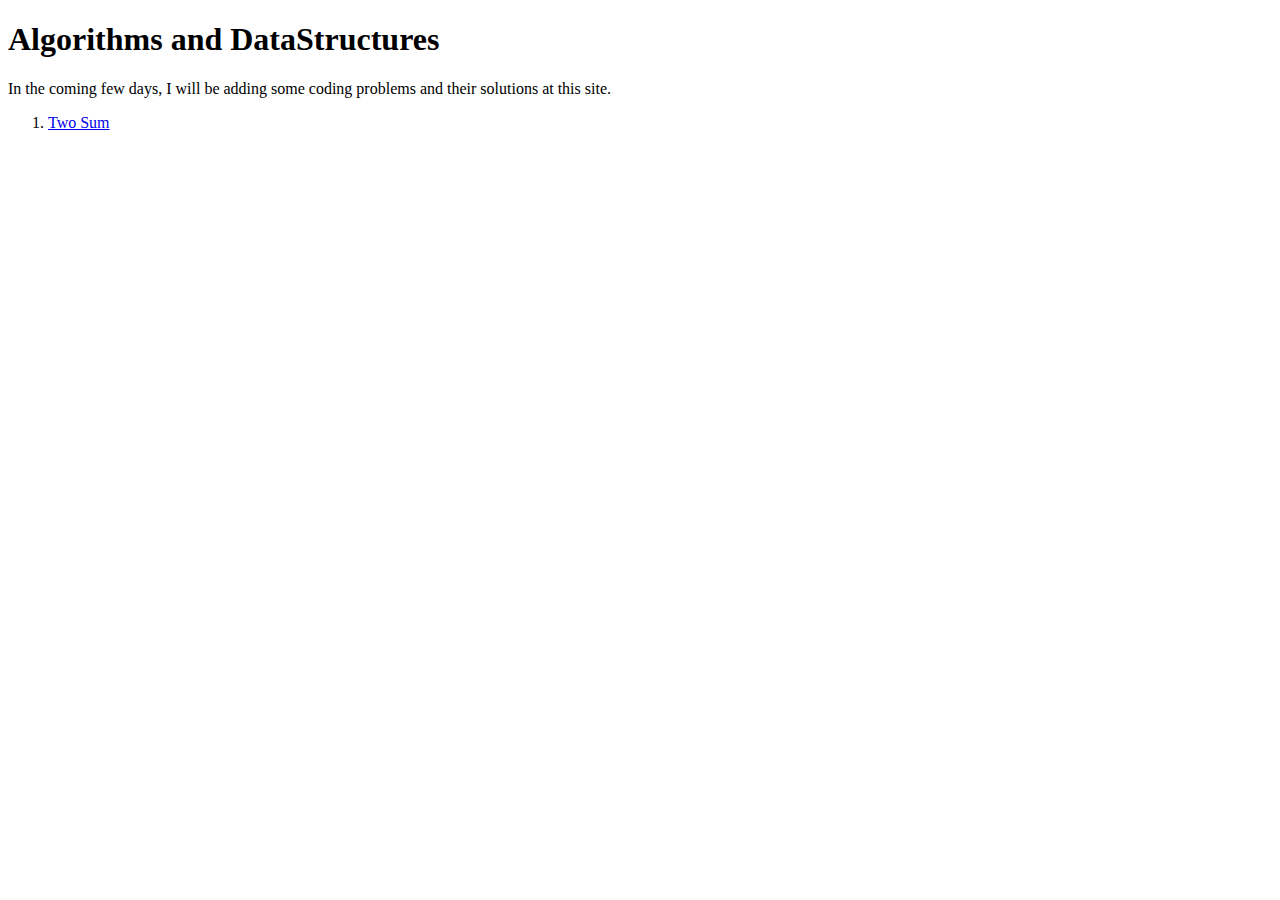
<file: index.html>
﻿<!DOCTYPE html>
<html>

<head>
  <meta charset="utf-8">
  <meta name="viewport" content="width=device-width, initial-scale=1.0">
  <title>Index</title>
  <link rel="stylesheet" href="https://stackedit.io/style.css" />
</head>

<body class="stackedit">
  <div class="stackedit__html"><h1 id="algorithms-and-datastructures">Algorithms and DataStructures</h1>
<p>In the coming few days, I will be adding some coding problems and their solutions at this site.</p>
<ol>
<li><a href="./two_sum.html">Two Sum</a></li>
</ol>
</div>
</body>

</html>
</file>
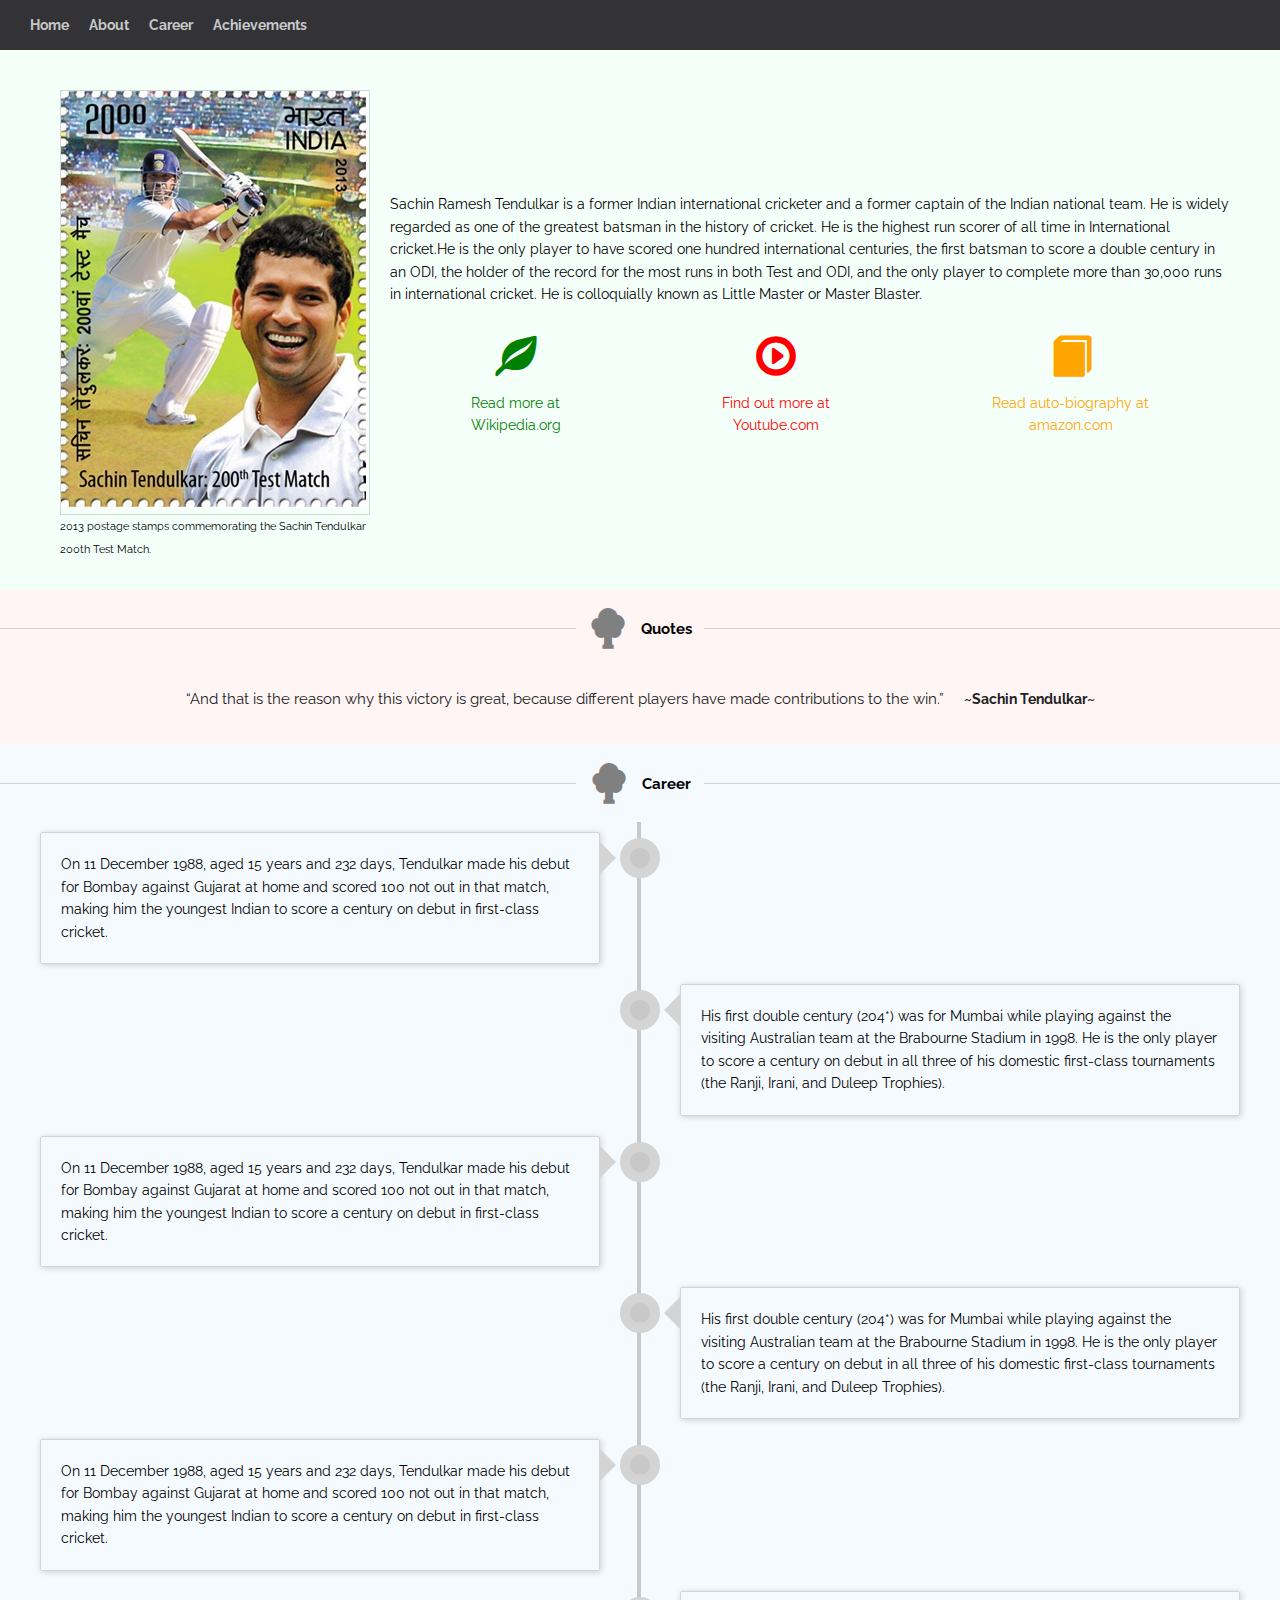
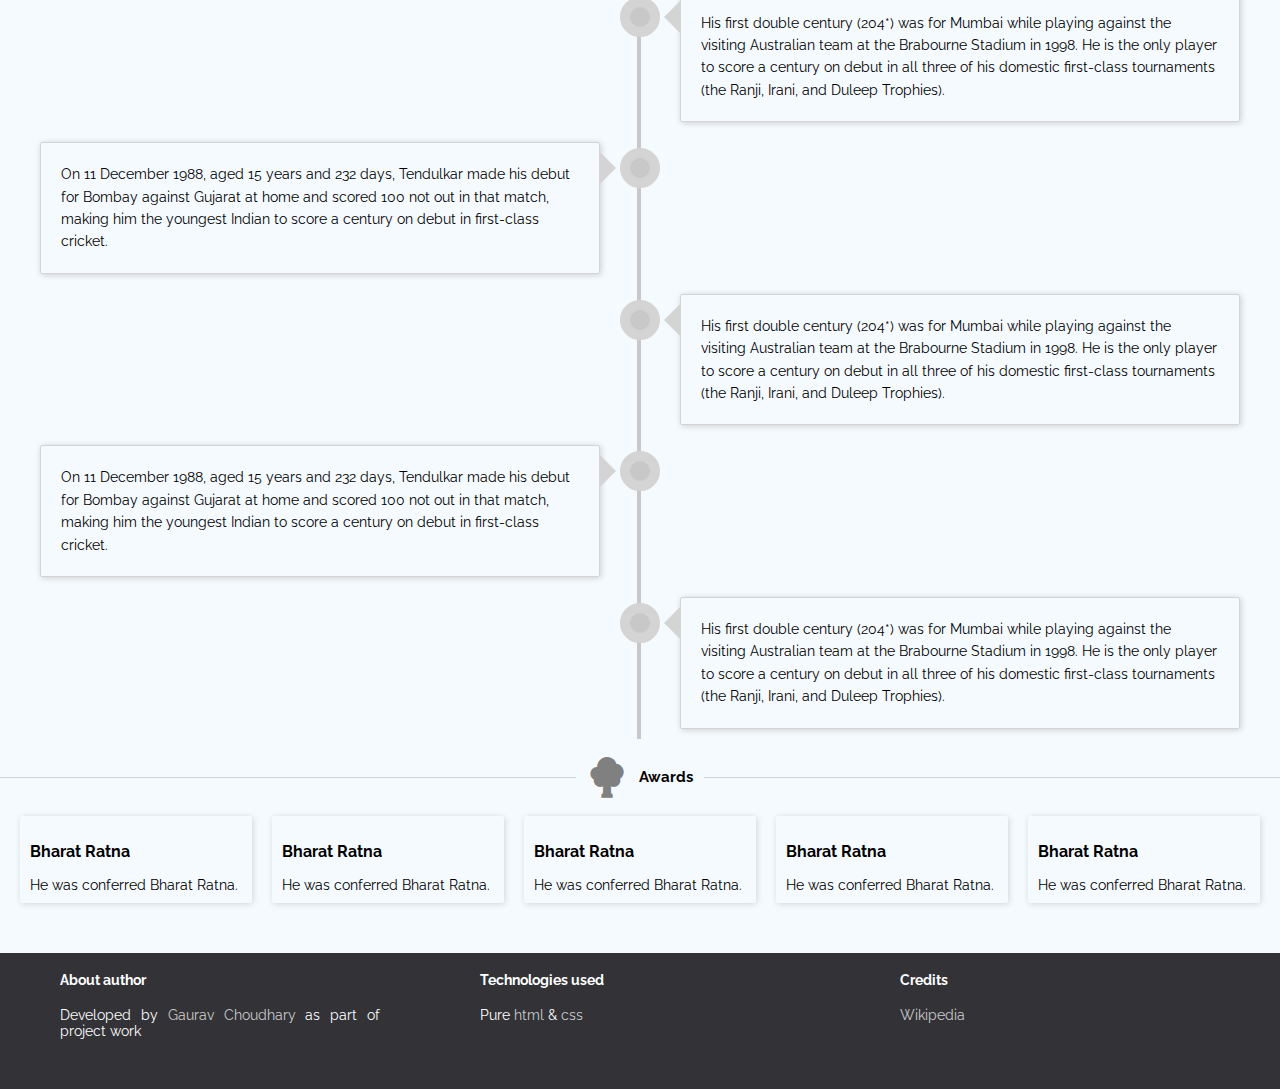
<file: tributepage/index.html>
<!DOCTYPE html>
<head>
  <link href='https://fonts.googleapis.com/css?family=Raleway|Roboto+Slab:700,400' rel='stylesheet' type='text/css' async>
  <link rel="stylesheet" type="text/css" href="untitled.css" async>
</head>

<body>
  <div id="main">
    <div class="container" id="links">
      <a href="#"><div class="link-item" id="home">Home</div></a>
      <a href="#"><div class="link-item" id="about">About</div></a>
      <a href="#"><div class="link-item" id="career">Career</div></a>
      <a href="#"><div class="link-item" id="achievents">Achievements</div></a>
    </div>
    
  <header>
    <!--<div id="title-container">
      <h1 id="title" class="center-align-text">Sachin Tendulkar</h1>
      <h3 id="title-subtext" class="center-align-text">God of cricket</h2>
    </div>-->
    <section id="about" class="about-section">
      <figure id="about-image">
        <img id="image" src="Sachin_Tendulkar_2013_stamp_of_India.jpg" alt="">
        <figcaption id="img-caption">2013 postage stamps commemorating the Sachin Tendulkar 200th Test Match.</figcaption>
      </figure>
      <div id="about-text">
        <p class="text-align-center">Sachin Ramesh Tendulkar is a former Indian international cricketer and a former captain of the Indian national team. He is widely regarded as one of the greatest batsman in the history of cricket. He is the highest run scorer of all time in International cricket.He is the only player to have scored one hundred international centuries, the first batsman to score a double century in an ODI, the holder of the record for the most runs in both Test and ODI, and the only player   to complete more than 30,000 runs in international cricket. He is colloquially known as Little Master  or Master Blaster.</p>
        <div class="container-flex-row-space-around more-info">
          <div class="container-flex-column-centered"> 
            <a href="https://en.wikipedia.org/wiki/Sachin_Tendulkar" target="_blank">
              <i class="read icon"></i>
            </a>
            <a class="read" href="https://en.wikipedia.org/wiki/Sachin_Tendulkar" target="_blank">
              Read more at
              <br>
              Wikipedia.org
            </a>
          </div>
          <div class="container-flex-column-centered"> 
            <a href="https://www.youtube.com/channel/UCnzTvgqX77zZBJ5mji5bi7w" target="_blank">
              <i class="play icon"></i>
            </a>
            <a class="play" href="https://www.youtube.com/channel/UCnzTvgqX77zZBJ5mji5bi7w" target="_blank">
              Find out more at
              <br>
              Youtube.com
            </a>
          </div>
          <div class="container-flex-column-centered"> 
            <a href="https://www.amazon.com/Playing-My-Way-Sachin-Tendulkar/dp/1473605172" target="_blank">
              <i class="biography icon"></i>
            </a>
            <a class="biography" href="https://www.amazon.com/Playing-My-Way-Sachin-Tendulkar/dp/1473605172" target="_blank">
              Read auto-biography at
              <br>
              amazon.com
            </a>
          </div>
        </div>
      </div>
      </div>
    </section>
    <div class="section-container" style="background-color: #fff5f5;">
      <div class="section-hr"></div>
      <i class="star icon"></i>
      <div class="section-text">Quotes</div>
      <div class="section-hr"></div>
    </div>
    <div class="container-flex-row-centered quote">
        <h3 style="font-size: 1.1em;font-weight: normal;padding-right: 20px"><q>And that is the reason why this victory is great, because different players have made contributions to the win.</q></h3>
        <h4>~Sachin Tendulkar~</h4>
    </div>
    <div class="section-container">
        <div class="section-hr"></div>
        <i class="star icon"></i>
        <div class="section-text">Career</div>
        <div class="section-hr"></div>
    </div>
    <div class="timeline">
      <div class="timeline-container-left">
        <div class="timeline-content">
          <p class="text-align-center">On 11 December 1988, aged 15 years and 232 days, Tendulkar made his debut for Bombay against Gujarat at home and scored 100 not out in that match, making him the youngest Indian to score a century on debut in first-class cricket.</p>
        </div>
      </div>
      <div class="timeline-container-right">
        <div class="timeline-content">
          <p class="text-align-center">His first double century (204*) was for Mumbai while playing against the visiting Australian team at the Brabourne Stadium in 1998. He is the only player to score a century on debut in all three of his domestic first-class tournaments (the Ranji, Irani, and Duleep Trophies).</p>
        </div>
      </div>
      <div class="timeline-container-left">
        <div class="timeline-content">
          <p class="text-align-center">On 11 December 1988, aged 15 years and 232 days, Tendulkar made his debut for Bombay against Gujarat at home and scored 100 not out in that match, making him the youngest Indian to score a century on debut in first-class cricket.</p>
        </div>
      </div>
      <div class="timeline-container-right">
        <div class="timeline-content">
          <p class="text-align-center">His first double century (204*) was for Mumbai while playing against the visiting Australian team at the Brabourne Stadium in 1998. He is the only player to score a century on debut in all three of his domestic first-class tournaments (the Ranji, Irani, and Duleep Trophies).</p>
        </div>
      </div>
      <div class="timeline-container-left">
        <div class="timeline-content">
          <p class="text-align-center">On 11 December 1988, aged 15 years and 232 days, Tendulkar made his debut for Bombay against Gujarat at home and scored 100 not out in that match, making him the youngest Indian to score a century on debut in first-class cricket.</p>
        </div>
      </div>
      <div class="timeline-container-right">
        <div class="timeline-content">
          <p class="text-align-center">His first double century (204*) was for Mumbai while playing against the visiting Australian team at the Brabourne Stadium in 1998. He is the only player to score a century on debut in all three of his domestic first-class tournaments (the Ranji, Irani, and Duleep Trophies).</p>
        </div>
      </div>
      <div class="timeline-container-left">
        <div class="timeline-content">
          <p class="text-align-center">On 11 December 1988, aged 15 years and 232 days, Tendulkar made his debut for Bombay against Gujarat at home and scored 100 not out in that match, making him the youngest Indian to score a century on debut in first-class cricket.</p>
        </div>
      </div>
      <div class="timeline-container-right">
        <div class="timeline-content">
          <p class="text-align-center">His first double century (204*) was for Mumbai while playing against the visiting Australian team at the Brabourne Stadium in 1998. He is the only player to score a century on debut in all three of his domestic first-class tournaments (the Ranji, Irani, and Duleep Trophies).</p>
        </div>
      </div>
      <div class="timeline-container-left">
        <div class="timeline-content">
          <p class="text-align-center">On 11 December 1988, aged 15 years and 232 days, Tendulkar made his debut for Bombay against Gujarat at home and scored 100 not out in that match, making him the youngest Indian to score a century on debut in first-class cricket.</p>
        </div>
      </div>
      <div class="timeline-container-right">
        <div class="timeline-content">
          <p class="text-align-center">His first double century (204*) was for Mumbai while playing against the visiting Australian team at the Brabourne Stadium in 1998. He is the only player to score a century on debut in all three of his domestic first-class tournaments (the Ranji, Irani, and Duleep Trophies).</p>
        </div>
      </div>
    </div>
    <div class="section-container">
      <div class="section-hr"></div>
      <i class="star icon"></i>
      <div class="section-text">Awards</div>
      <div class="section-hr"></div>
    </div>
    <div class="grid-auto-fit">
      <div class="card">
        <h3>Bharat Ratna</h3>
        <p>He was conferred Bharat Ratna.</p>
      </div>
      <div class="card">
        <h3>Bharat Ratna</h3>
        <p>He was conferred Bharat Ratna.</p>
      </div>
      <div class="card">
        <h3>Bharat Ratna</h3>
        <p>He was conferred Bharat Ratna.</p>
      </div>
      <div class="card">
        <h3>Bharat Ratna</h3>
        <p>He was conferred Bharat Ratna.</p>
      </div>
      <div class="card">
        <h3>Bharat Ratna</h3>
        <p>He was conferred Bharat Ratna.</p>
      </div>
    </div>
    <div class="footer-grid">
      <div class="footer-grid-item">
        <h4>About author</h4>
        <p>Developed by <span style="color: #ccc;">Gaurav Choudhary</span> as part of project work</p>
      </div>
      <div class="footer-grid-item">
        <h4>Technologies used</h4>
        <p>Pure <span style="color: #ccc;">html</span> & <span style="color: #ccc;">css</span></p>
      </div>
      <div class="footer-grid-item">
        <h4>Credits</h4>
        <p><span style="color: #ccc;">Wikipedia</span></p>
      </div>
    </div>
  </header>
  </div>
</body>
</file>
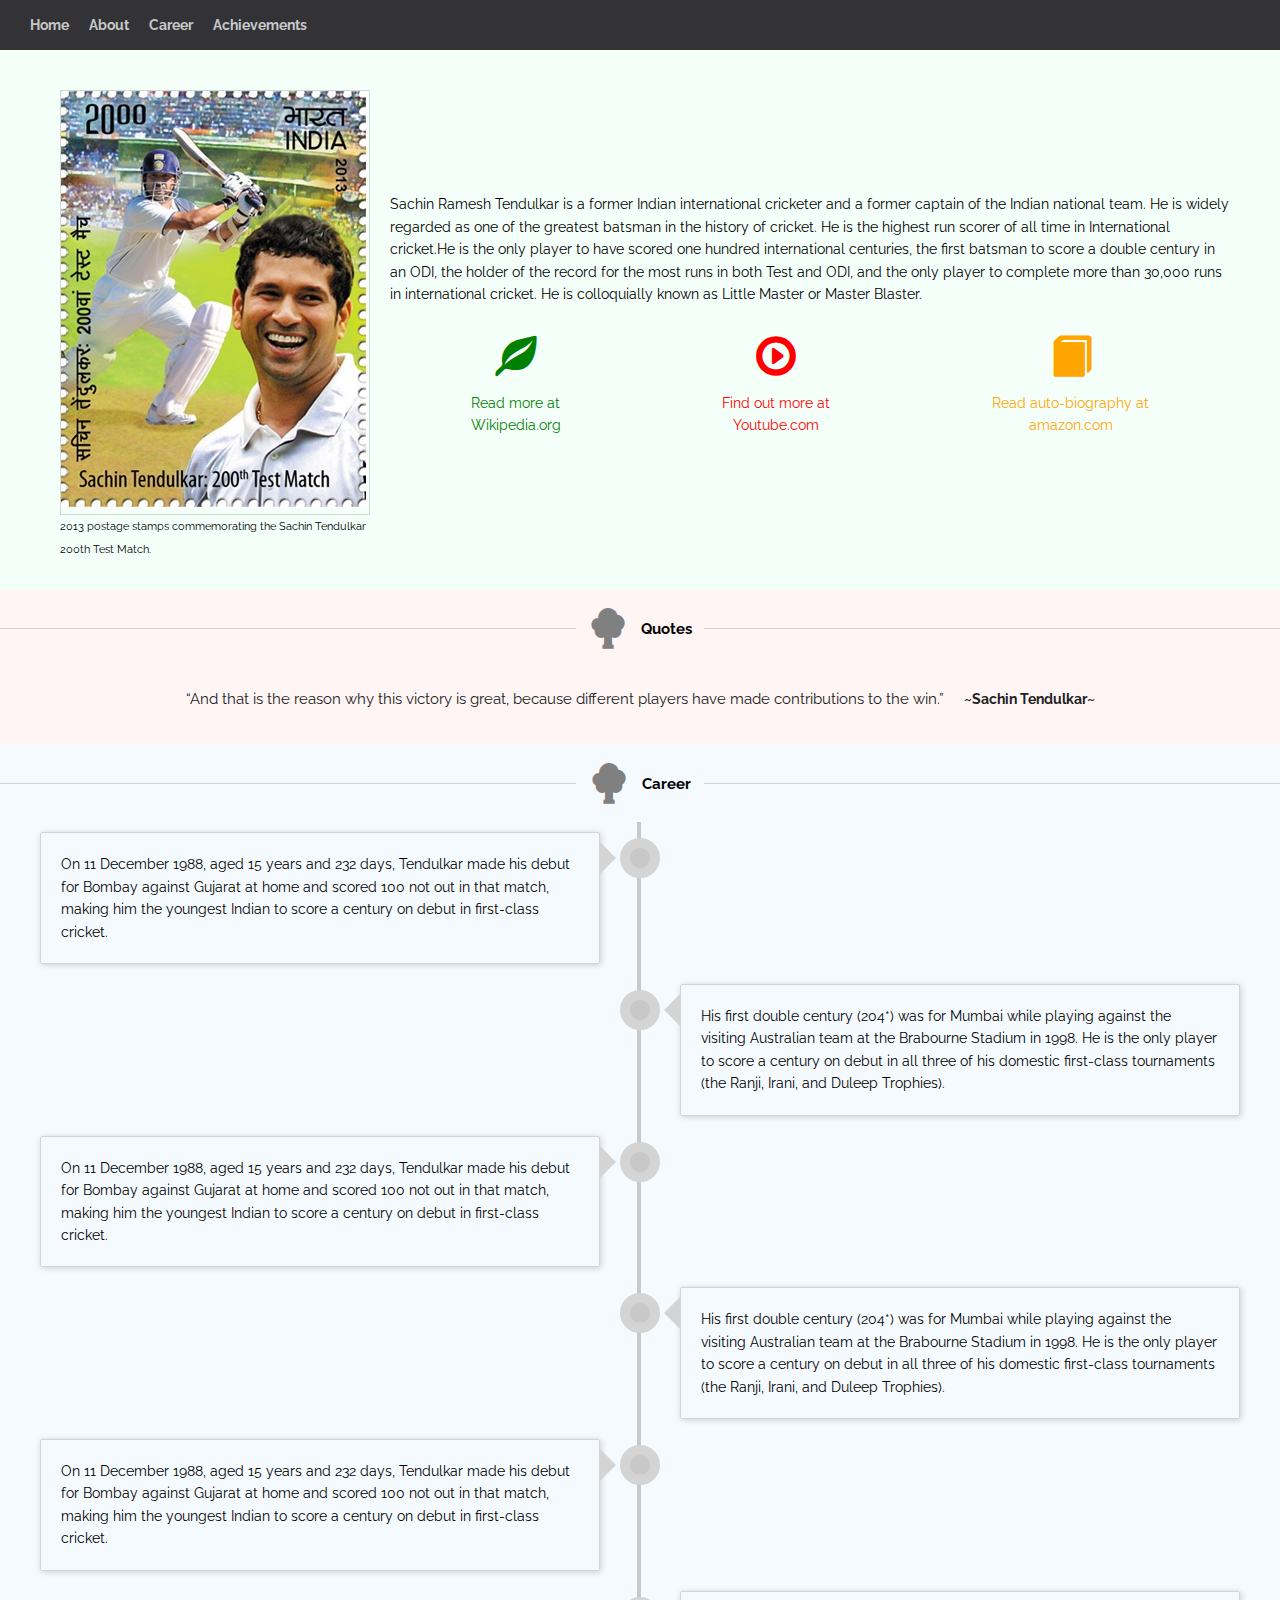
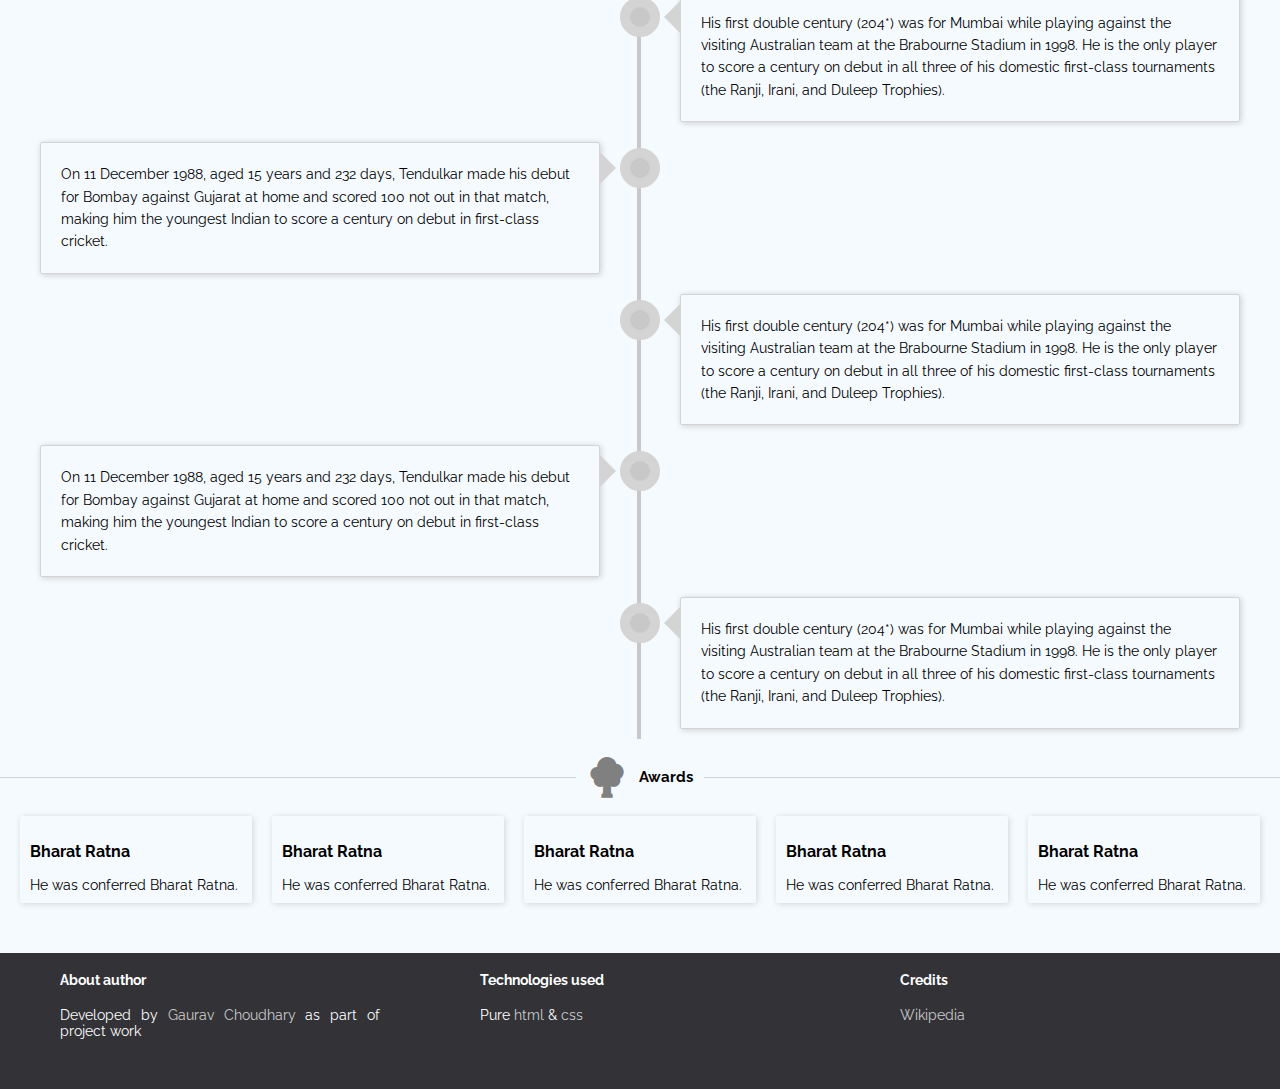
<file: tributepage/untitled.html>
<!DOCTYPE html>
<head>
  <link href='https://fonts.googleapis.com/css?family=Raleway|Roboto+Slab:700,400' rel='stylesheet' type='text/css' async>
  <link rel="stylesheet" type="text/css" href="untitled.css" async>
</head>

<body>
  <div id="main">
    <div class="container" id="links">
      <a href="#"><div class="link-item" id="home">Home</div></a>
      <a href="#"><div class="link-item" id="about">About</div></a>
      <a href="#"><div class="link-item" id="career">Career</div></a>
      <a href="#"><div class="link-item" id="achievents">Achievements</div></a>
    </div>
    
  <header>
    <!--<div id="title-container">
      <h1 id="title" class="center-align-text">Sachin Tendulkar</h1>
      <h3 id="title-subtext" class="center-align-text">God of cricket</h2>
    </div>-->
    <section id="about" class="about-section">
      <figure id="about-image">
        <img id="image" src="Sachin_Tendulkar_2013_stamp_of_India.jpg" alt="">
        <figcaption id="img-caption">2013 postage stamps commemorating the Sachin Tendulkar 200th Test Match.</figcaption>
      </figure>
      <div id="about-text">
        <p class="text-align-center">Sachin Ramesh Tendulkar is a former Indian international cricketer and a former captain of the Indian national team. He is widely regarded as one of the greatest batsman in the history of cricket. He is the highest run scorer of all time in International cricket.He is the only player to have scored one hundred international centuries, the first batsman to score a double century in an ODI, the holder of the record for the most runs in both Test and ODI, and the only player   to complete more than 30,000 runs in international cricket. He is colloquially known as Little Master  or Master Blaster.</p>
        <div class="container-flex-row-space-around more-info">
          <div class="container-flex-column-centered"> 
            <a href="https://en.wikipedia.org/wiki/Sachin_Tendulkar" target="_blank">
              <i class="read icon"></i>
            </a>
            <a class="read" href="https://en.wikipedia.org/wiki/Sachin_Tendulkar" target="_blank">
              Read more at
              <br>
              Wikipedia.org
            </a>
          </div>
          <div class="container-flex-column-centered"> 
            <a href="https://www.youtube.com/channel/UCnzTvgqX77zZBJ5mji5bi7w" target="_blank">
              <i class="play icon"></i>
            </a>
            <a class="play" href="https://www.youtube.com/channel/UCnzTvgqX77zZBJ5mji5bi7w" target="_blank">
              Find out more at
              <br>
              Youtube.com
            </a>
          </div>
          <div class="container-flex-column-centered"> 
            <a href="https://www.amazon.com/Playing-My-Way-Sachin-Tendulkar/dp/1473605172" target="_blank">
              <i class="biography icon"></i>
            </a>
            <a class="biography" href="https://www.amazon.com/Playing-My-Way-Sachin-Tendulkar/dp/1473605172" target="_blank">
              Read auto-biography at
              <br>
              amazon.com
            </a>
          </div>
        </div>
      </div>
      </div>
    </section>
    <div class="section-container" style="background-color: #fff5f5;">
      <div class="section-hr"></div>
      <i class="star icon"></i>
      <div class="section-text">Quotes</div>
      <div class="section-hr"></div>
    </div>
    <div class="container-flex-row-centered quote">
        <h3 style="font-size: 1.1em;font-weight: normal;padding-right: 20px"><q>And that is the reason why this victory is great, because different players have made contributions to the win.</q></h3>
        <h4>~Sachin Tendulkar~</h4>
    </div>
    <div class="section-container">
        <div class="section-hr"></div>
        <i class="star icon"></i>
        <div class="section-text">Career</div>
        <div class="section-hr"></div>
    </div>
    <div class="timeline">
      <div class="timeline-container-left">
        <div class="timeline-content">
          <p class="text-align-center">On 11 December 1988, aged 15 years and 232 days, Tendulkar made his debut for Bombay against Gujarat at home and scored 100 not out in that match, making him the youngest Indian to score a century on debut in first-class cricket.</p>
        </div>
      </div>
      <div class="timeline-container-right">
        <div class="timeline-content">
          <p class="text-align-center">His first double century (204*) was for Mumbai while playing against the visiting Australian team at the Brabourne Stadium in 1998. He is the only player to score a century on debut in all three of his domestic first-class tournaments (the Ranji, Irani, and Duleep Trophies).</p>
        </div>
      </div>
      <div class="timeline-container-left">
        <div class="timeline-content">
          <p class="text-align-center">On 11 December 1988, aged 15 years and 232 days, Tendulkar made his debut for Bombay against Gujarat at home and scored 100 not out in that match, making him the youngest Indian to score a century on debut in first-class cricket.</p>
        </div>
      </div>
      <div class="timeline-container-right">
        <div class="timeline-content">
          <p class="text-align-center">His first double century (204*) was for Mumbai while playing against the visiting Australian team at the Brabourne Stadium in 1998. He is the only player to score a century on debut in all three of his domestic first-class tournaments (the Ranji, Irani, and Duleep Trophies).</p>
        </div>
      </div>
      <div class="timeline-container-left">
        <div class="timeline-content">
          <p class="text-align-center">On 11 December 1988, aged 15 years and 232 days, Tendulkar made his debut for Bombay against Gujarat at home and scored 100 not out in that match, making him the youngest Indian to score a century on debut in first-class cricket.</p>
        </div>
      </div>
      <div class="timeline-container-right">
        <div class="timeline-content">
          <p class="text-align-center">His first double century (204*) was for Mumbai while playing against the visiting Australian team at the Brabourne Stadium in 1998. He is the only player to score a century on debut in all three of his domestic first-class tournaments (the Ranji, Irani, and Duleep Trophies).</p>
        </div>
      </div>
      <div class="timeline-container-left">
        <div class="timeline-content">
          <p class="text-align-center">On 11 December 1988, aged 15 years and 232 days, Tendulkar made his debut for Bombay against Gujarat at home and scored 100 not out in that match, making him the youngest Indian to score a century on debut in first-class cricket.</p>
        </div>
      </div>
      <div class="timeline-container-right">
        <div class="timeline-content">
          <p class="text-align-center">His first double century (204*) was for Mumbai while playing against the visiting Australian team at the Brabourne Stadium in 1998. He is the only player to score a century on debut in all three of his domestic first-class tournaments (the Ranji, Irani, and Duleep Trophies).</p>
        </div>
      </div>
      <div class="timeline-container-left">
        <div class="timeline-content">
          <p class="text-align-center">On 11 December 1988, aged 15 years and 232 days, Tendulkar made his debut for Bombay against Gujarat at home and scored 100 not out in that match, making him the youngest Indian to score a century on debut in first-class cricket.</p>
        </div>
      </div>
      <div class="timeline-container-right">
        <div class="timeline-content">
          <p class="text-align-center">His first double century (204*) was for Mumbai while playing against the visiting Australian team at the Brabourne Stadium in 1998. He is the only player to score a century on debut in all three of his domestic first-class tournaments (the Ranji, Irani, and Duleep Trophies).</p>
        </div>
      </div>
    </div>
    <div class="section-container">
      <div class="section-hr"></div>
      <i class="star icon"></i>
      <div class="section-text">Awards</div>
      <div class="section-hr"></div>
    </div>
    <div class="grid-auto-fit">
      <div class="card">
        <h3>Bharat Ratna</h3>
        <p>He was conferred Bharat Ratna.</p>
      </div>
      <div class="card">
        <h3>Bharat Ratna</h3>
        <p>He was conferred Bharat Ratna.</p>
      </div>
      <div class="card">
        <h3>Bharat Ratna</h3>
        <p>He was conferred Bharat Ratna.</p>
      </div>
      <div class="card">
        <h3>Bharat Ratna</h3>
        <p>He was conferred Bharat Ratna.</p>
      </div>
      <div class="card">
        <h3>Bharat Ratna</h3>
        <p>He was conferred Bharat Ratna.</p>
      </div>
    </div>
    <div class="footer-grid">
      <div class="footer-grid-item">
        <h4>About author</h4>
        <p>Developed by <span style="color: #ccc;">Gaurav Choudhary</span> as part of project work</p>
      </div>
      <div class="footer-grid-item">
        <h4>Technologies used</h4>
        <p>Pure <span style="color: #ccc;">html</span> & <span style="color: #ccc;">css</span></p>
      </div>
      <div class="footer-grid-item">
        <h4>Credits</h4>
        <p><span style="color: #ccc;">Wikipedia</span></p>
      </div>
    </div>
  </header>
  </div>
</body>
</file>
<file: tributepage/untitled.css>
@font-face {
  font-family: "glyphicons-halflings-regular";
  src: url("./glyphicons-halflings-regular.woff2") format("woff2"),
       url("./glyphicons-halflings-regular.woff") format("woff");
}

* {
    box-sizing: border-box;
}

html {
  width: auto;
  min-width: 300px;
  height: 100%;
  font-size: 14px;
}

body {
  width: 100%;
  height: 100%;
  background-color:  rgb(50, 50, 55);
  font-family: "Raleway", sans-serif;
}

html, body, header, h1, h2, p, a, figure, img, button {
  margin: 0;
  padding: 0;
  border: 0;
}

.center-align-text {
  text-align: center;
}

main {
  margin: 0 10px 0 10px;
}

a {
  text-decoration: none;
  transition: opacity 0.1s linear;
}

a:hover {
  opacity: 0.6;
}

.container {
  width: 100%;
  height: 50px;
  padding: 0 20px 0 20px;
  display: flex;
  position: fixed;
  flex-direction: row;
  justify-content: flex-start;
  align-items: center;
  flex-wrap: nowrap;
  background-color: rgb(50, 50, 55);
  font-weight: bold;
  z-index: 1;
}

.link-item {
  margin: 10px 10px 10px 10px;
  flex-shrink: 1;
}

.container a:any-link {
  color: rgb(200, 200, 200);
}

#title-container {
  display: flex;
  width: auto;
  padding-top: 50px;
  height: 300px;
  flex-direction: column;
  justify-content: center;
  align-items: center;
  color: #B6B6B4;
}

#title {
  font-size: 4em;
  margin-bottom: 20px;
}

.about-section {
  padding: 70px 50px 20px 50px;
  display: flex;
  flex-direction: row;
  flex-wrap: nowrap;
  justify-content: space-around;
  align-items: center;
  background-color: #f5fffa; /*white;*/
  line-height: 22.4px;
}

.text-align-center {
  text-align: left; 
}

figure {
  display: table;
  border: 1px solid rgba(0, 0, 0, 0.15);
}

figcaption {
  display: table-caption;
  caption-side: bottom;
  font-size: 0.8em;
}

#about-image {
  margin: 20px 20px 10px 10px;
}

.container-flex-row-centered {
  display: flex;
  flex-direction: row;
  flex-wrap: wrap;
  justify-content: center;
  align-items: center;
}

.container-flex-row-space-around {
  display: flex;
  flex-direction: row;
  flex-wrap: wrap;
  justify-content: space-around;
  align-items: center;
}

.container-flex-column-centered {
  display: flex;
  flex-direction: column;
  flex-wrap: nowrap;
  justify-content: center;
  align-items: center;
  margin: 10px 10px;
}

.more-info {
  margin-top: 20px;
}

#media-links {
  background-color: #f5fffa;/*white;*/
}

#about-text {
  text-align: center;
}

.quote {
  color: #222222;
  padding: 5px 10px 20px 10px;
  background-color: #fff5f5;
}

.section-container {
  width: 100%;
  padding: 5px 0 5px 0;
  display: flex;
  flex-direction: row;
  justify-content: space-between;
  align-items: center;
  background-color: #f5faff;
}

.section-hr {
  width: 45%;
  height: 1px;
  background-color: lightgray;
}

.section-text {
  font-weight: bold;
  font-size: 1.1em;
  padding: 0 10px 0 0;
}

i.icon {
  display: inline-block;
  position: relative;
  padding: 10px 10px;
  z-index: 0;
  transition: opacity 0.1s linear;
}

i.icon:hover {
  display: inline-block;
  position: relative;
  opacity: 0.6;
}

i.icon:before {
  font-family: "glyphicons-halflings-regular";
  font-size: 40px;
  font-style: normal;
  font-weight: bolder;
}

i.icon.read:before {
  content: "\e103";
  color: green;
}

.read {
  color: green;
}

i.icon.play:before {
  content: "\e029";
  color: red;
}

.play {
  color: red;
}

i.icon.biography:before {
  content: "\e043";
  color: orange;
}

.biography {
  color: orange;
}

i.icon.star {
  transition: none;
}

i.icon.star:hover {
  opacity: 1;
}

i.icon.star:before {
  content: "\e200";
  color: gray;
}

.timeline {
  position: relative;
  background-color: #f5faff;
  z-index: -1;
}

.timeline:after {
  content: "";
  position: absolute;
  width: 4px;
  background-color: rgb(200, 200, 200);
  top: 0;
  bottom: 0;
  left: 50%;
  margin-left: -3px;
}

.timeline-content {
  padding: 20px 20px 20px 20px;
  border-style: solid;
  border-color: #d4d4d4;
  border-radius: 2px;
  border-width: 1px 1px;
  box-shadow: 1px 1px 6px rgba(0, 0, 0, 0.175);
  line-height: 22.4px;
}

.timeline-container-left {
  position: relative;
  width: 50%;
  padding: 10px 40px 10px 40px;
}

/*Places the triange alongside the content*/
.timeline-container-left:before {
  content: "";
  position: absolute;
  border-left: 16px solid #d4d4d4;
  border-top: 16px solid transparent;
  border-bottom: 16px solid transparent;
  /*position it*/
  top: 20px;
  right: 24px; /*40(padding) - 16(triange box) - 2(box shadow)*/
}

/*Places the circle alongside the triangle*/
.timeline-container-left:after {
  content: "";
  position: absolute;
  background-color: rgb(200, 200, 200);
  width: 20px;
  height: 20px;
  border: 10px solid #d4d4d4;
  border-radius: 20px; /*radius is half of width - think!*/
  /*position it*/
  top: 16px;
  right: -20px; /*adjust with radius - think!*/
  z-index: 1;
}

.timeline-container-right {
  position: relative;
  width: 50%;
  padding: 10px 40px 10px 40px;
  /*position it*/
  left: 50%;
}

.timeline-container-right:before {
  content: "";
  position: absolute;
  border-right: 16px solid #d4d4d4;
  border-top: 16px solid transparent;
  border-bottom: 16px solid transparent;
  /*position it*/
  top: 20px;
  left: 24px; /*40 - 16 - 2*/
}

.timeline-container-right:after {
  content: "";
  position: absolute;
  background-color: rgb(200, 200, 200);
  width: 20px;
  height: 20px;
  border: 10px solid #d4d4d4;
  border-radius: 20px; /*radius is half of width - think!*/
  /*position it*/
  top: 16px;
  left: -20px; /*adjust with radius - think!*/
  z-index: 1;
}

.grid-auto-fit {
  display: grid;
  grid-template-columns: repeat(auto-fit, minmax(200px, 1fr));
  grid-gap: 20px;
  background-color: #f5faff;
  padding: 0 20px 50px 20px;
}

.card {
  border: 1px 1px solid #d4d4d4;
  border-radius: 2px;
  box-shadow: 1px 1px 6px rgba(0, 0, 0, 0.15); 
  padding: 10px 10px 10px 10px;
}

.footer-grid {
  display: grid;
  grid-template-columns: repeat(auto-fit, minmax(200px, 1fr));
  grid-gap: 20px;
  padding: 0 20px 50px 20px;
  color: white;
  justify-items: center;
}

.footer-grid-item {
  width: 80%;
  text-align: justify;
}

@media (max-width: 700px){
  body {
    width: 100%;
  }

  .container {
    font-size: 75%;
  }

  #title {
    font-size: 3em;
  }

  .timeline:after {
    left: 30px;
  }

  .timeline-container-right {
    display: block;
    left: 30px;
    width: 90%;
  }

  .timeline-container-right:after {
    left: -20px;
  }

  /*Position left container on the left*/
  .timeline-container-left {
    left: 30px;
    width: 90%;
  }

  .timeline-container-left:before {
    border-left: none;
    border-right: 16px solid rgb(200, 200, 200);
    right: auto;
    left: 24px;
  }

  .timeline-container-left:after {
    left: -20px;
  }
}

@media (max-width: 800px){
  .about-section {
    flex-wrap: wrap;
  }

  #about-text {
    width: 100%;
  }
}
</file>
